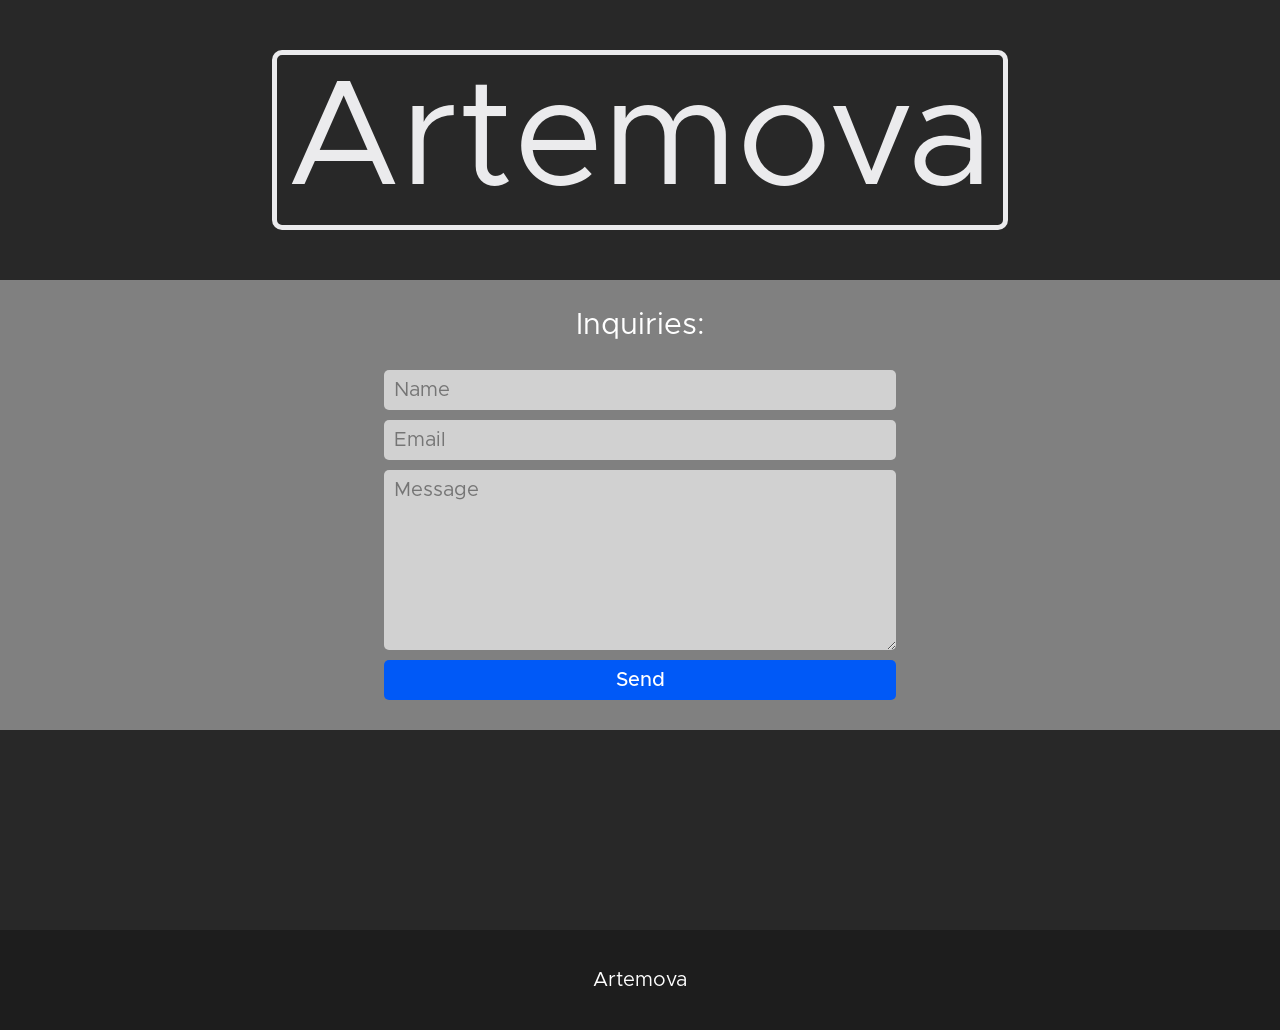
<file: index.html>
<!DOCTYPE html>
<html lang="en">
<head>
<title>Artemova</title>
<meta charset="utf-8" />
<meta name="viewport" content="width=device-width, initial-scale=1" />
<link rel="stylesheet" href="main.css" />
</head>

<body class="backcolor">

	<div class="wrapper">
		<div class="inner backcolor">
			<div class="flexcontainer center"><h1 class="textcolor borderbox">Artemova</h1></div>
		</div>
	</div>

	<div class="widesection">
		<div class="contactword">Inquiries:</div>
		<div class="contactform">
			<form action="https://api.web3forms.com/submit" method="POST">
				<div class="flexcontainer">
					<!-- Replace with your Access Key -->
					<input type="hidden" name="access_key" value="1328f37e-8982-4763-97f6-b4d05c04fa0a">
					<!-- Form Inputs. Each input must have a name="" attribute -->
					<input type="text" name="name" placeholder="Name" required>
					<input type="email" name="email" placeholder="Email" required>
					<textarea name="message" placeholder="Message" rows="8" required></textarea>
					<!-- Honeypot Spam Protection -->
					<input type="checkbox" name="botcheck" class="hidden" style="display: none;">
					<!-- Custom Confirmation / Success Page -->
					<input type="hidden" name="redirect" value="https://artemova.net/thanks.html">
					<button type="submit">Send</button>
				</div>
			</form>
		</div>
	</div>
	
<div class="footer"><div>Artemova</div></div>

</body>
</html>
</file>
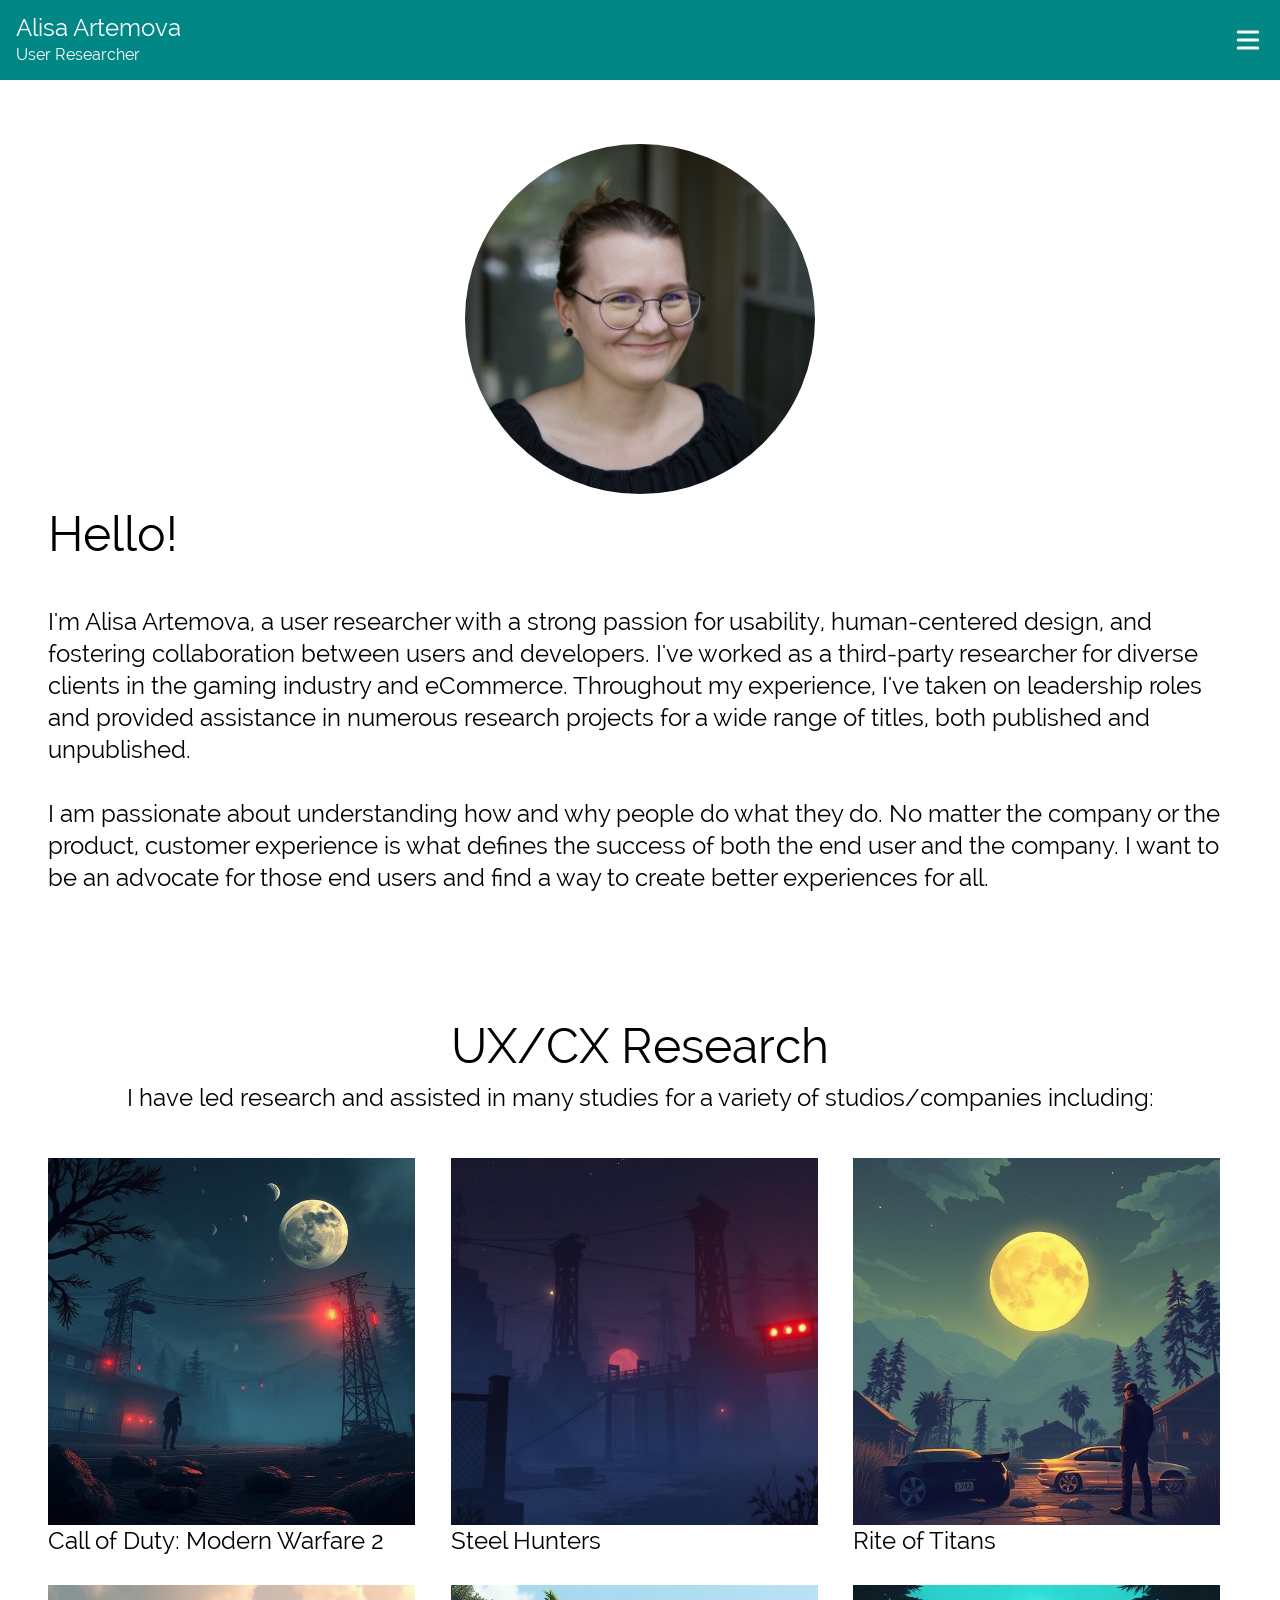
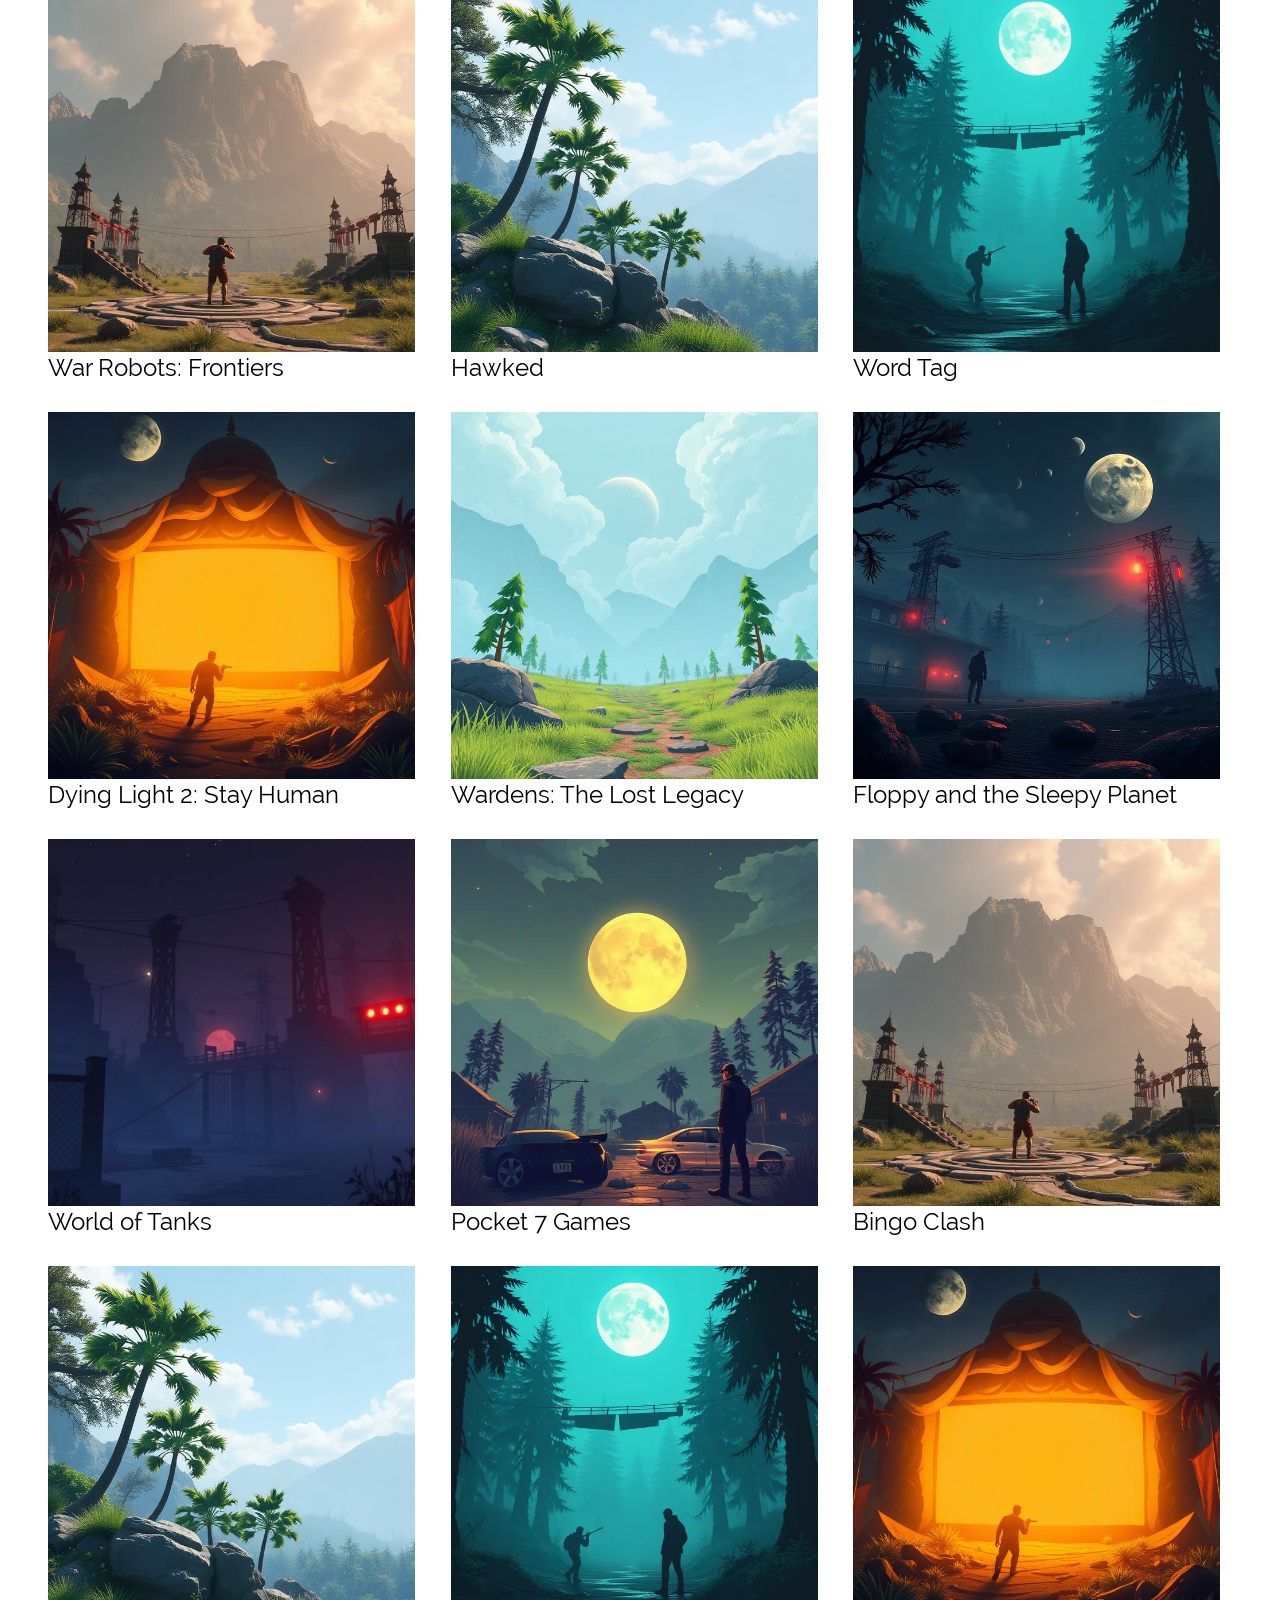
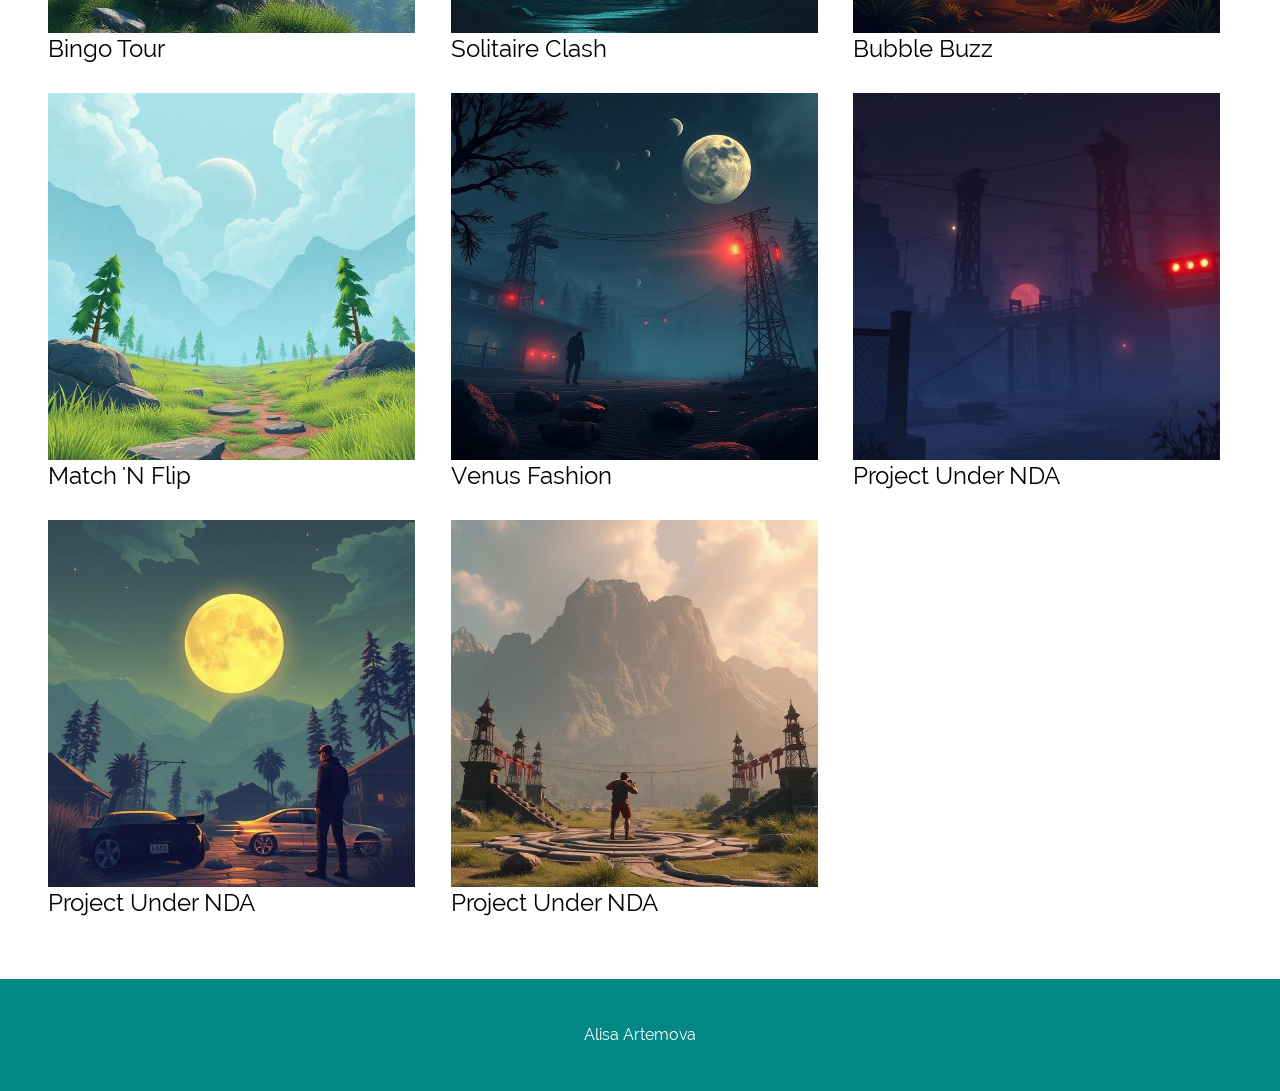
<file: alt/index.html>
<!DOCTYPE html>
<html lang="en">

<head>
	<title lang="en">Alisa Artemova</title>
	<link rel="apple-touch-icon" sizes="180x180" href="apple-touch-icon.png">
	<link rel="icon" type="image/png" sizes="32x32" href="favicon-32x32.png">
	<link rel="icon" type="image/png" sizes="16x16" href="favicon-16x16.png">
	<link rel="manifest" href="site.webmanifest">
	<meta charset="utf-8" />
	<meta name="viewport" content="width=device-width, initial-scale=1" />
	<link rel="stylesheet" href="css/main.css" />
</head>

<body>

<div class="topnav" id="myTopnav">
	<a href="index.html">Alisa Artemova<br /><span>User Researcher</span></a>
	<a href="index.html" class="activepage">Home</a>
	<a href="index.html">Report Samples</a>
	<a href="index.html">Projects</a>
	<a href="index.html">UI Design</a>
	<a href="javascript:void(0);" onclick="myFunction()"><img src="images/bars-solid-full.svg"></a>
</div>

<article class="contentcontainer">
	<div class="content">
		<div class="hero">
			<div><img src="images/Hero.jpg" alt="Alisa"/></div>
			<div>
				<h3>Hello!</h3>
				<h6>I'm Alisa Artemova, a user researcher with a strong passion for usability, human-centered design, and fostering collaboration between users
				and developers. I've worked as a third-party researcher for diverse clients in the gaming industry and eCommerce. Throughout my experience,
				I've taken on leadership roles and provided assistance in numerous research projects for a wide range of titles, both published and unpublished.</h6>
				<h6>I am passionate about understanding how and why people do what they do. No matter the company or the product, customer experience is what defines
				the success of both the end user and the company. I want to be an advocate for those end users and find a way to create better experiences for all.</h6>
			</div>
		</div>
		
		<h3>UX/CX Research</h3>
		<h6>I have led research and assisted in many studies for a variety of studios/companies including:</h6>
		
		<div class="uxstudies">
			<div class="studyimage"><img src="images/UX_Studies/study_01.jpg" alt="Study_01"><h6>Call of Duty: Modern Warfare 2</h6></div>
			<div class="studyimage"><img src="images/UX_Studies/study_02.jpg" alt="Study_02"><h6>Steel Hunters</h6></div>
			<div class="studyimage"><img src="images/UX_Studies/study_03.jpg" alt="Study_03"><h6>Rite of Titans</h6></div>
			<div class="studyimage"><img src="images/UX_Studies/study_04.jpg" alt="Study_04"><h6>War Robots: Frontiers</h6></div>
			<div class="studyimage"><img src="images/UX_Studies/study_05.jpg" alt="Study_05"><h6>Hawked</h6></div>
			<div class="studyimage"><img src="images/UX_Studies/study_06.jpg" alt="Study_06"><h6>Word Tag</h6></div>
			<div class="studyimage"><img src="images/UX_Studies/study_07.jpg" alt="Study_07"><h6>Dying Light 2: Stay Human</h6></div>
			<div class="studyimage"><img src="images/UX_Studies/study_08.jpg" alt="Study_08"><h6>Wardens: The Lost Legacy</h6></div>
			<div class="studyimage"><img src="images/UX_Studies/study_01.jpg" alt="Study_01"><h6>Floppy and the Sleepy Planet</h6></div>
			<div class="studyimage"><img src="images/UX_Studies/study_02.jpg" alt="Study_02"><h6>World of Tanks</h6></div>
			<div class="studyimage"><img src="images/UX_Studies/study_03.jpg" alt="Study_03"><h6>Pocket 7 Games</h6></div>
			<div class="studyimage"><img src="images/UX_Studies/study_04.jpg" alt="Study_04"><h6>Bingo Clash</h6></div>
			<div class="studyimage"><img src="images/UX_Studies/study_05.jpg" alt="Study_05"><h6>Bingo Tour</h6></div>
			<div class="studyimage"><img src="images/UX_Studies/study_06.jpg" alt="Study_06"><h6>Solitaire Clash</h6></div>
			<div class="studyimage"><img src="images/UX_Studies/study_07.jpg" alt="Study_07"><h6>Bubble Buzz</h6></div>
			<div class="studyimage"><img src="images/UX_Studies/study_08.jpg" alt="Study_08"><h6>Match 'N Flip</h6></div>
			<div class="studyimage"><img src="images/UX_Studies/study_01.jpg" alt="Study_01"><h6>Venus Fashion</h6></div>
			<div class="studyimage"><img src="images/UX_Studies/study_02.jpg" alt="Study_02"><h6>Project Under NDA</h6></div>
			<div class="studyimage"><img src="images/UX_Studies/study_03.jpg" alt="Study_03"><h6>Project Under NDA</h6></div>
			<div class="studyimage"><img src="images/UX_Studies/study_04.jpg" alt="Study_04"><h6>Project Under NDA</h6></div>
		</div>
	</div>
</article>

<article id="footer">
	<div class="footer">Alisa Artemova</div>
</article>

<script src="navbar.js"></script>

</body>
</html>
</file>
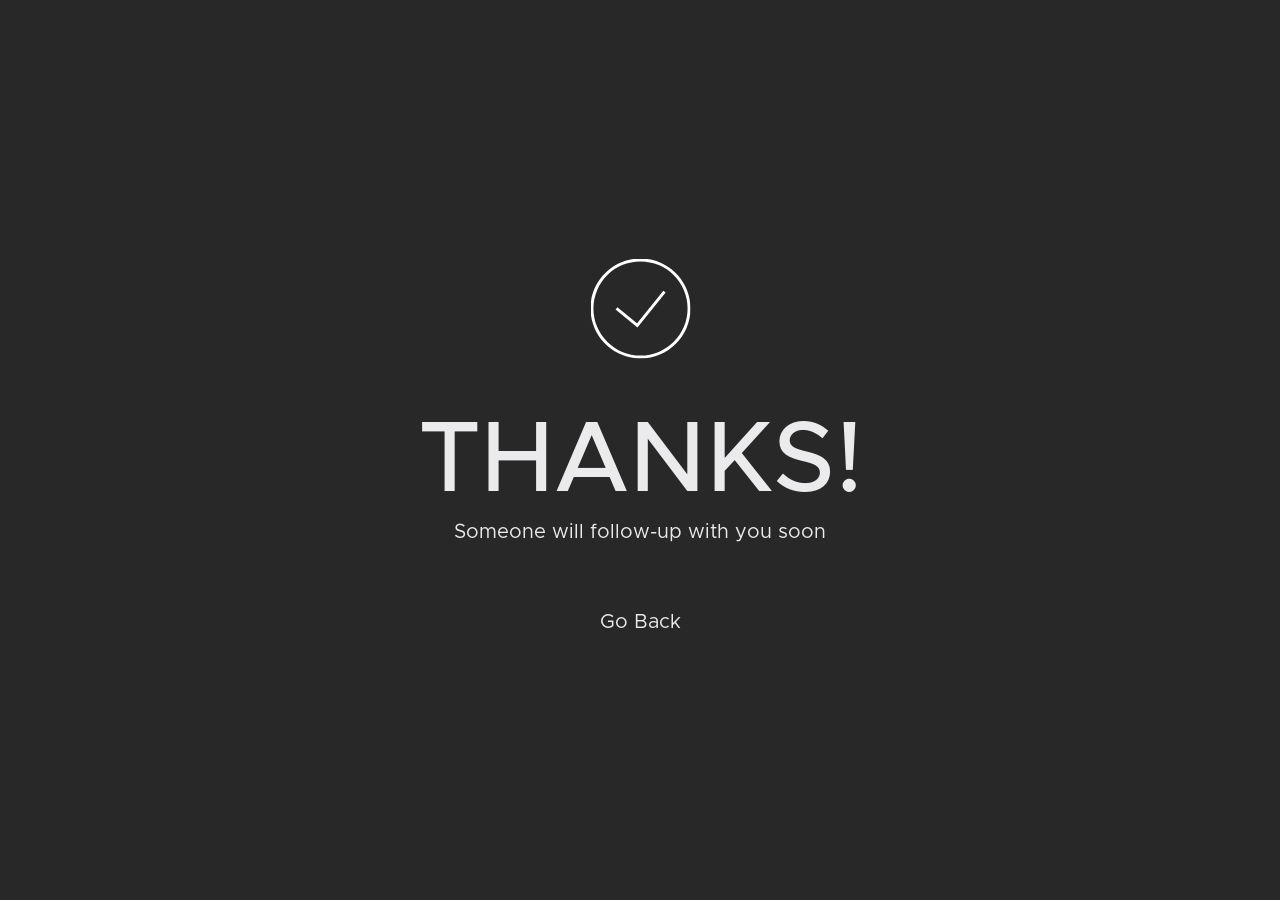
<file: thanks.html>
<!DOCTYPE html>
<html>
	<head>
		<title>Thanks!</title>
		<meta charset="utf-8" />
		<link rel="stylesheet" href="main.css" />
		<style>
		body {
			background-color: #282828;
			color: #ebebed;
			text-align: center;
		}

		a {
			text-decoration: none;
			color: #ebebed;
		}

		a:hover {
			text-decoration: underline;
		}

		h2 {
			font-family: Metropolis;
			font-size: 10rem;
			font-weight: 500;
			text-transform: uppercase;
			padding: 0;
			margin: 0;
		}
		
		img {
			max-height: 100px;
			width: auto;
			margin: 0 0 5rem 0;
			padding: 0;
		}
		
		p:last-child {
			margin: 5rem 0 0 0;
		}

		.pagecentered {
			margin: 0;
			position: absolute;
			top: 50%;
			left: 50%;
			-ms-transform: translate(-50%, -50%);
			transform: translate(-50%, -50%);
		}
		</style>
	</head>
	
	<body>
	
		<div class="pagecentered">
			<img src="checkmark.svg">
			<h2>Thanks!</h2>
			<p>Someone will follow-up with you soon</p>
			<p><a href="https://www.artemova.net">Go Back</a></p>
		</div>
		
	</body>
	
</html>
</file>
<file: main.css>
/* Fonts */

@font-face {
	font-family: Metropolis;
	src: url(Metropolis-Regular.otf);
	font-weight: 400;
}

@font-face {
	font-family: Metropolis;
	src: url(Metropolis-Medium.otf);
	font-weight: 500;
}


@font-face {
	font-family: Metropolis;
	src: url(Metropolis-Black.otf);
	font-weight: 900;
}


/* Colors */

.backcolor {
	background-color: #282828;
}

.textcolor {
	color: #ebebed;
}


/* Styling */

html {
	font-size: 10px;
	font-family: serif;
	padding: 0;
	margin: 0;
}

body {
	padding: 0;
	margin: 0;
}

h1 {
	font-size: 15rem;
	line-height: 15rem;
	padding: 0;
	margin: 0;
	font-family: Metropolis;
	font-weight: 400;
}

p {
	font-size: 2rem;
	line-height: 4rem;
	padding: 0;
	margin: 0;
	margin-bottom: 5rem;
	font-family: Metropolis;
	font-weight: 400;
}

@media screen and (max-width: 900px) {
	h1 {
		font-size: 7rem;
		line-height: 7rem;
	}
}

h1.borderbox {
	border-style: solid;
	border-width: 5px;
	border-color: #ebebed;
	border-radius: 10px;
	margin: 5rem 1rem;
	padding: 1rem;
}

.flexcontainer {
	display: flex;
}

.flexcontainer.center {
	justify-content: center;
}

.flexcontainer.nav {
	justify-content: space-between;
}

.flexcontainer.nav > div {
	background-color: #162044;
	font-size: 1.6rem;
	line-height: 1.6rem;
	margin: 1.2rem 0;
	padding: 1rem;
	color: #ebebed;
	text-align: center;
	border-radius: 10px;
	font-family: Metropolis;
	text-transform: uppercase;
}

.navbar {
	padding: 0;
	margin: 0;
	height: 6rem;
	width: 100%;
	position: sticky;
	top: 0;
	background-color: pink;
	z-index: 99;
}

.wrapper {
	display: flex;
	justify-content: center;
}

.footer {
	background-color: #1d1d1d;
	height: 10rem;
	width: 100%;
	bottom: 0;
	display: flex;
	justify-content: center;
	align-content: center;
	flex-flow: row wrap;
}

.footer > div {
	font-family: Metropolis;
	font-weight: 400;
	color: white;
	font-size: 2rem;
	line-height: 2rem;
	height: 2rem;
}

.widesection {
	background-color: grey;
	min-height: 30rem;
	width: 100%;
	margin-bottom: 20rem;
	display: flex;
	justify-content: center;
	align-content: center;
	flex-flow: column wrap;
	padding: 3rem 0;
}


.inner {
	width: 60%;
}

@media screen and (max-width: 900px) {
	.inner {
		width: 80%;
	}
}

.inner > p {
	color: #ebebed;
}



/* Contact Section */

.contactword {
	font-family: Metropolis;
	font-weight: 400;
	color: white;
	font-size: 3rem;
	line-height: 3rem;
	text-align: center;
}

.contactform {
	width: 40%;
	margin-top: 2rem;
}

.contactform > form > .flexcontainer {
	flex-flow: column wrap;
}

.contactform > form > div > input,
.contactform > form > div > textarea,
.contactform > form > div > button {
	font-family: Metropolis;
	font-size: 2rem;
	line-height: 2rem;
	padding: 1rem;
	margin-top: 1rem;
	left: 0;
	right: 0;
	border-radius: 5px;
	border: none;
	background-color: #d1d1d1;
}

.contactform > form > div > textarea {
	resize: vertical;
}

	
.contactform > form > div > button {
		background-color: #0059f7;
		color: white;
		font-weight: 500;
	}
	
.contactform > form > div > button:hover {
		background-color: #3179f9;
		cursor: pointer;
	}

@media screen and (max-width: 900px) {
	.contactform  {
		width: 80%;
	}
}
</file>
<file: alt/css/main.css>
@font-face { font-family: Raleway; font-weight: normal; src: url(fonts/raleway/Raleway-Regular.ttf); }
@font-face { font-family: Raleway; font-weight: bold; src: url(fonts/raleway/Raleway-Bold.ttf); }
@font-face { font-family: Raleway; font-weight: 300; src: url(fonts/raleway/Raleway-Light.ttf); }

@font-face { font-family: Metropolis; font-weight: normal; src: url(fonts/metropolis/Metropolis-Regular.otf); }
@font-face { font-family: Metropolis; font-weight: bold; src: url(fonts/metropolis/Metropolis-Bold.otf); }
@font-face { font-family: Metropolis; font-weight: 300; src: url(fonts/metropolis/Metropolis-Light.otf); }

:root {
  color-scheme: light dark;
}

* {
	box-sizing: border-box;
}

body, h1, h2, h3, h4, h5, h6, p, div, head, title, a, form, textarea, button, input, img, ul, li {
	margin: 0;
	padding: 0;
	border: 0;
	font-family: Raleway, Arial, sans-serif;
	text-decoration: none;
	color: light-dark(#000000, #FFFFFF);
	font-weight: normal;
}

a {
	color: #ffffff;
}

body {
	background-color: light-dark(#FFFFFF, #121212);
}

h1 {
	font-size: 5rem;
	line-height: 5rem;
}

@media screen and (max-width: 768px) {
	h1 {
		font-size: 3rem;
		line-height: 3rem;
	}
}
@media screen and (min-width: 769px) and (max-width: 1280px) {
	h1 {
		font-size: 4rem;
		line-height: 4rem;
	}
}
@media screen and (min-width: 1281px) and (max-width: 1919px) {
	h1 {
		font-size: 4.5rem;
		line-height: 4.5rem;
	}
}

h3 {
	font-size: 4rem;
	line-height: 4rem;
}

@media screen and (max-width: 768px) {
	h3 {
		font-size: 2.5rem;
		line-height: 2.5rem;
	}
}

@media screen and (min-width: 769px) and (max-width: 1280px) {
	h3 {
		font-size: 3rem;
		line-height: 3rem;
	}
}

@media screen and (min-width: 1281px) and (max-width: 1919px) {
	h3 {
		font-size: 3.5rem;
		line-height: 3.5rem;
	}
}

h5 {
	font-size: 3rem;
	line-height: 3rem;
}

@media screen and (max-width: 768px) {
	h5 {
		font-size: 1.5rem;
		line-height: 1.5rem;
	}
}

@media screen and (min-width: 769px) and (max-width: 1280px) {
	h5 {
		font-size: 2rem;
		line-height: 2rem;
	}
}

@media screen and (min-width: 1281px) and (max-width: 1919px) {
	h5 {
		font-size: 2.5rem;
		line-height: 2.5rem;
	}
}

h6 {
	font-size: 1.5rem;
	line-height: 1.5rem;
}

@media screen and (max-width: 768px) {
	h6 {
		font-size: 1rem;
		line-height: 1rem;
	}
}

@media screen and (min-width: 769px) and (max-width: 1280px) {
	h6 {
		font-size: 1.5rem;
		line-height: 1.5rem;
	}
}

@media screen and (min-width: 1281px) and (max-width: 1919px) {
	h6 {
		font-size: 1.5rem;
		line-height: 1.5rem;
	}
}
 
.topnav {
	background-color: light-dark(#018786, #1e1e1e);
	top: 0;
	position: fixed;
	width: 100%;
	z-index: 99;
	display: flex;
	justify-content: flex-end;
	align-items: center;
	padding: 1rem; 
}

.topnav a {
	display: block;
	text-align: left;
	padding: 1rem;
	text-decoration: none;
	border-bottom: none;
	font-size: 2rem;
	line-height: 2rem;
	color: #FFFFFF;
}

.topnav > a > span {
	font-size: 1.5rem;
	line-height: 1.5rem;
}

.topnav > a > img {
	display: block;
	height: 2rem;
	width: 2rem;
}

.topnav > a:first-child {
	position: absolute;
	left: 0;
}

.topnav > a:last-child {
	display: none;
}

.topnav > a:hover {
	opacity: 75%;
}

.topnav > a.activepage {
	border-style: none none solid none;
	border-color: white;
	border-width: 1px;
}

@media screen and (max-width: 1280px) {
	.topnav {
		padding: 0.5rem 0;
	}
	
	.topnav > a {
		font-size: 1.5rem;
		line-height: 1.5rem;
	}
	
	.topnav > a:hover {
		opacity: 100%;
	}
	
	.topnav > a > span {
		font-size: 1rem;
		line-height: 1rem;
	}
	
	.topnav > a:not(:first-child, :last-child) {
		display: none;
	}
	
	.topnav > a:last-child {
		display: block;
	}
	
	.topnav > a:last-child:hover > img, .topnav > a:first-child:hover {
		opacity: 75%;
	}
	
	.topnav.responsive {
		background-color: light-dark(#018786, #1e1e1e);
		flex-flow: column wrap;
		align-content: flex-start;
		padding: 0;
	}
	
	.topnav.responsive > a {
		display: block;
		text-align: left;
	}
	
	.topnav.responsive > a:first-child {
		position: relative;
		align-self: flex-start;
	}
	
	.topnav.responsive > a:last-child {
		position: absolute;
		border-bottom: none;
		right: 0;
		top: 0.5rem;
	}
	.topnav.responsive > a:last-child:hover > img {
		opacity: 75%;
	}
	
	.topnav.responsive > a:not(:first-child, :last-child) {
		width: 100%;
		border-style: none none solid none;
		border-color: rgba(255,255,255,0.15);
		border-width: 1px;
	}
	
	.topnav.responsive > a:nth-child(2) {
		border-style: solid none solid none;
		border-color: rgba(255,255,255,0.15);
		border-width: 1px;
	}

	.topnav.responsive > a:hover:not(:first-child, :last-child) {
		background-color: light-dark(#03DAC6, #373737);
	}
	
	.topnav.responsive > a.activepage {
		background-color: light-dark(#02c5b6, #2c2c2c);
	}
	
	.topnav.responsive > a:hover.activepage {
		background-color: light-dark(#03DAC6, #373737);
	}
}

#footer {
	background-color: light-dark(#018786, #1e1e1e);
	padding: 3rem 0;
}

.footer {
	font-size: 1rem;
	line-height: 1rem;
	text-align: center;
	color: #ffffff;
}

.contentcontainer {
	background-color: inherit;
	display: flex;
	justify-content: center;
	align-items: center;
	margin: 7rem 0 1rem 0;
}

@media screen and (max-width: 1280px) {
	.contentcontainer {
		margin: 6rem 0 1rem 0;
	}
}

.content {
	max-width: 1280px;
	width: 100%;
	background-color: light-dark(#ffffff, #252525);
	border-radius: 10px;
	padding: 6rem 0;
}

@media screen and (max-width: 1280px) {
	.content {
		border-radius: 0px;
		padding: 3rem 0;
	}
}

.hero {
	display: flex;
	align-content: center;
	gap: 5rem 5rem;
	padding: 0 3rem;
}

.hero > div > img {
	max-width: 100%;
	display: block;
	border-radius: 50%;
}

.hero > div:first-child {
	flex: 1;
}

.hero > div:last-child {
	flex: 2;
}

.hero > div > h3 {
	margin-bottom: 3rem;
}

.hero > div > h6 {
	margin-bottom: 2rem;
}

@media screen and (min-width: 1281px) {
	.hero > div > h6 {
		font-size: 1.5rem;
		line-height: 2rem;
	}
}

@media screen and (max-width: 1280px) {
	.hero {
		flex-flow: column wrap;
		gap: 1rem 1rem;
	}
	
	.hero > div > img {
		max-width: 350px;
	}
	
	.hero > div:first-child {
		display: flex;
		justify-content: center;
	}

	.hero > div:last-child {
		flex: 1;
	}
	
	.hero > div > h6 {
		line-height: 2rem;
	}
}

@media screen and (max-width: 768px) {
	.hero > div > h6 {
		line-height: 1.5rem;
	}
}

.content > h3, .content > h6 {
	padding: 0 3rem;
}

.content > h3 {
	margin: 6rem 0 1rem 0;
	padding: 0 3rem;
	text-align: center;
}

.content > h6 {
	margin: 0 0 3rem 0;
	padding: 0 3rem;
	text-align: center;
}

.uxstudies {
	display: flex;
	gap: 2rem 3%;
	flex-wrap: wrap;
	padding: 0 3rem;
	justify-content: flex-start;
}

.uxstudies > div {
	max-width: 31%;
}

.uxstudies > div > img {
	max-width: 100%;
}

@media screen and (max-width: 768px) {
	.uxstudies > div {
		max-width: 100%;
	}
	.uxstudies {
		gap: 1rem 0;
		justify-content: center;
	}
}

/*

Grey Color Layers:

00 Background: #121212
01 #1e1e1e
02 #222222
03 #252525
04 #272727
06 #2c2c2c
08 #2e2e2e
12 #333333
16 #353535
24 #373737

*/
</file>
